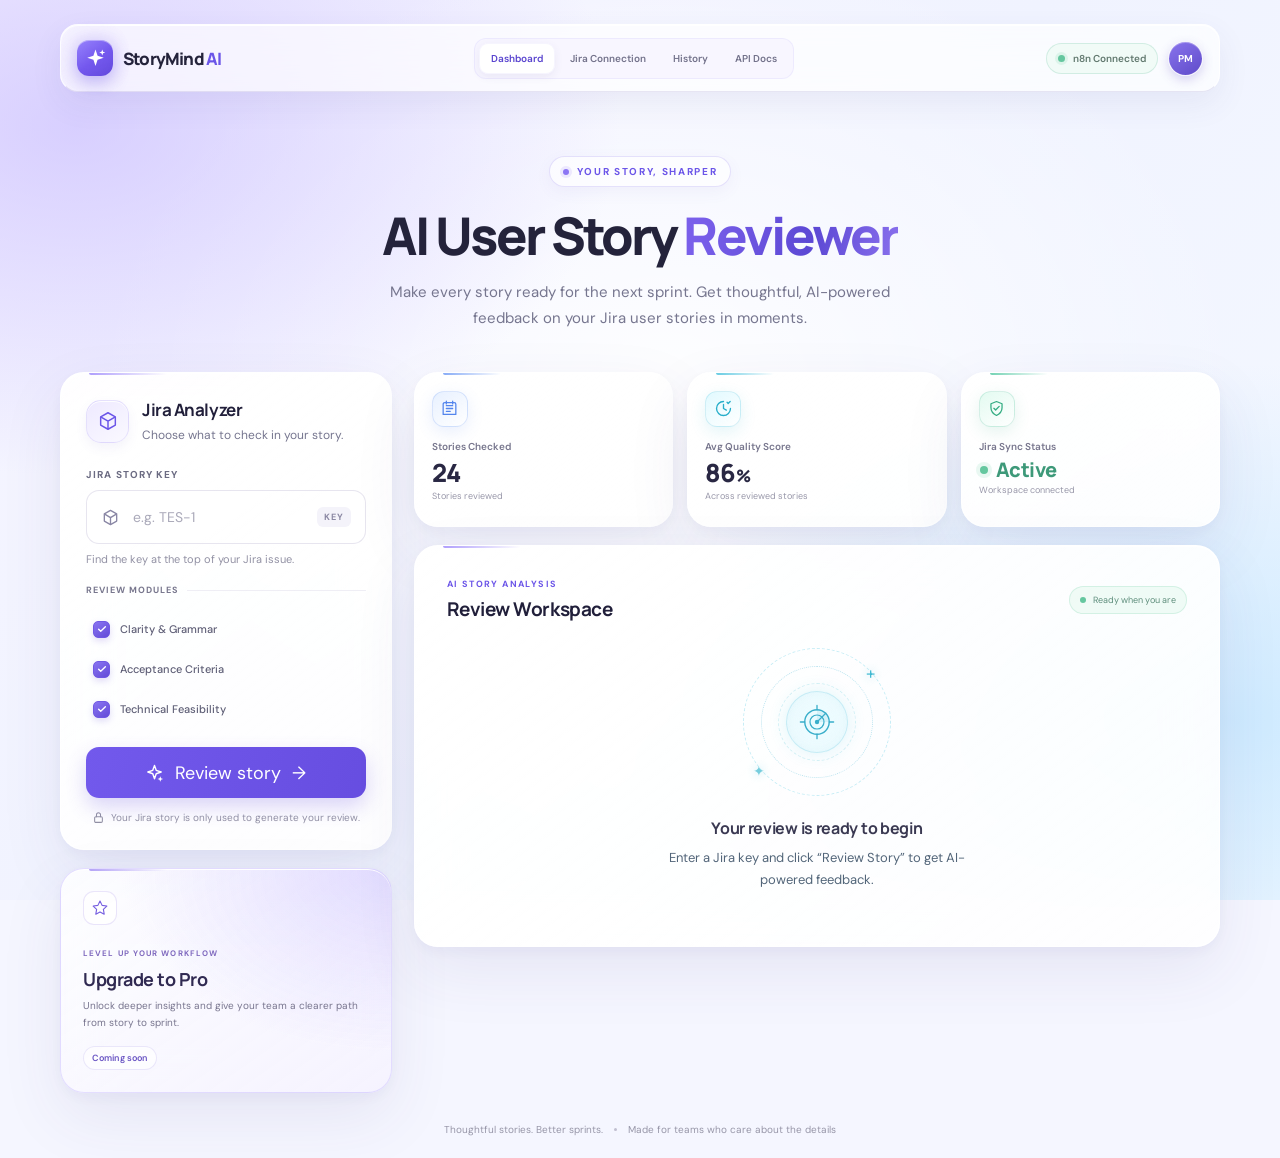
<file: phase-2/week-6/day-1/Custom UI_Implementation_n8n/index.html>
<!doctype html>
<html lang="en">
  <head>
    <meta charset="UTF-8" />
    <meta name="viewport" content="width=device-width, initial-scale=1.0" />
    <meta
      name="description"
      content="Review Jira user stories with the help of artificial intelligence."
    />
    <title>AI User Story Reviewer</title>
    <link rel="stylesheet" href="styles.css" />
  </head>
  <body>
    <main class="page-shell">
      <header class="topbar">
        <a class="brand" href="#page-title" aria-label="StoryMind AI dashboard">
          <span class="brand-mark" aria-hidden="true">
            <svg viewBox="0 0 32 32" fill="none">
              <path
                d="M16 3.5 18.9 12l8.6 3-8.6 2.9-2.9 8.6-2.9-8.6-8.6-2.9 8.6-3L16 3.5Z"
                fill="currentColor"
              />
              <path
                d="m25.4 3.5 1.1 3.1 3.1 1.1-3.1 1.1-1.1 3.1-1.1-3.1-3.1-1.1 3.1-1.1 1.1-3.1Z"
                fill="currentColor"
              />
            </svg>
          </span>
          <span class="brand-name">StoryMind <span>AI</span></span>
        </a>
        <nav class="main-nav" aria-label="Main navigation">
          <a href="#page-title" aria-current="page">Dashboard</a>
          <a href="#">Jira Connection</a>
          <a href="#">History</a>
          <a href="#">API Docs</a>
        </nav>
        <div class="topbar-actions">
          <div class="topbar-note" aria-label="n8n Connected">
            <span class="status-dot" aria-hidden="true"></span>
            <span>n8n Connected</span>
          </div>
          <span class="profile-avatar" aria-label="User profile: PM">PM</span>
        </div>
      </header>

      <section class="intro" aria-labelledby="page-title">
        <p class="eyebrow"><span></span> YOUR STORY, SHARPER</p>
        <h1 id="page-title">AI User Story <span>Reviewer</span></h1>
        <p class="intro-copy">
          Make every story ready for the next sprint. Get thoughtful, AI-powered
          feedback on your Jira user stories in moments.
        </p>
      </section>

      <section class="workspace" aria-label="Story review workspace">
        <aside class="dashboard-sidebar" aria-label="Story review controls">
          <section class="review-card glass-card" aria-labelledby="analyzer-title">
          <div class="card-heading">
            <div class="heading-icon" aria-hidden="true">
              <svg viewBox="0 0 24 24" fill="none">
                <path
                  d="m12 3 8 4.5v9L12 21l-8-4.5v-9L12 3Z"
                  stroke="currentColor"
                  stroke-width="1.6"
                  stroke-linejoin="round"
                />
                <path
                  d="m4.5 7.8 7.5 4.4 7.5-4.4M12 12.2V21"
                  stroke="currentColor"
                  stroke-width="1.6"
                  stroke-linejoin="round"
                />
              </svg>
            </div>
            <div>
              <h2 id="analyzer-title">Jira Analyzer</h2>
              <p>Choose what to check in your story.</p>
            </div>
          </div>

          <form id="review-form" novalidate>
            <label class="field-label" for="story-key">JIRA STORY KEY</label>
            <div class="input-wrap">
              <svg viewBox="0 0 20 20" fill="none" aria-hidden="true">
                <path
                  d="m10 2.5 6.5 3.7v7.6L10 17.5l-6.5-3.7V6.2L10 2.5Z"
                  stroke="currentColor"
                  stroke-width="1.4"
                  stroke-linejoin="round"
                />
                <path
                  d="m3.9 6.5 6.1 3.6 6.1-3.6M10 10.1v7.1"
                  stroke="currentColor"
                  stroke-width="1.4"
                  stroke-linejoin="round"
                />
              </svg>
              <input
                id="story-key"
                name="story-key"
                type="text"
                placeholder="e.g. TES-1"
                autocomplete="off"
                aria-describedby="key-hint"
              />
              <span class="input-trailing">KEY</span>
            </div>
            <p class="field-hint" id="key-hint">
              Find the key at the top of your Jira issue.
            </p>

            <fieldset class="review-modules">
              <legend>REVIEW MODULES</legend>
              <label class="module-option">
                <input type="checkbox" name="modules" value="clarity" checked />
                <span class="custom-check" aria-hidden="true">
                  <svg viewBox="0 0 16 16" fill="none"><path d="m3.5 8.2 2.8 2.7 6.2-6" stroke="currentColor" stroke-width="1.8" stroke-linecap="round" stroke-linejoin="round" /></svg>
                </span>
                <span>Clarity &amp; Grammar</span>
              </label>
              <label class="module-option">
                <input type="checkbox" name="modules" value="acceptance-criteria" checked />
                <span class="custom-check" aria-hidden="true">
                  <svg viewBox="0 0 16 16" fill="none"><path d="m3.5 8.2 2.8 2.7 6.2-6" stroke="currentColor" stroke-width="1.8" stroke-linecap="round" stroke-linejoin="round" /></svg>
                </span>
                <span>Acceptance Criteria</span>
              </label>
              <label class="module-option">
                <input type="checkbox" name="modules" value="technical-feasibility" checked />
                <span class="custom-check" aria-hidden="true">
                  <svg viewBox="0 0 16 16" fill="none"><path d="m3.5 8.2 2.8 2.7 6.2-6" stroke="currentColor" stroke-width="1.8" stroke-linecap="round" stroke-linejoin="round" /></svg>
                </span>
                <span>Technical Feasibility</span>
              </label>
            </fieldset>

            <button class="review-button" type="submit">
              <svg viewBox="0 0 20 20" fill="none" aria-hidden="true">
                <path
                  d="m10 2.5 1.8 5.2 5.2 1.8-5.2 1.8L10 16.5l-1.8-5.2L3 9.5l5.2-1.8L10 2.5Z"
                  stroke="currentColor"
                  stroke-width="1.5"
                  stroke-linejoin="round"
                />
                <path
                  d="m16.1 13.9.8 2.2 2.1.8-2.1.8-.8 2.1-.8-2.1-2.1-.8 2.1-.8.8-2.2Z"
                  fill="currentColor"
                />
              </svg>
              <span class="button-label">Review story</span>
              <span aria-hidden="true">→</span>
            </button>
            <p class="privacy-note">
              <svg viewBox="0 0 16 16" fill="none" aria-hidden="true">
                <rect
                  x="3.25"
                  y="7"
                  width="9.5"
                  height="7"
                  rx="1.5"
                  stroke="currentColor"
                  stroke-width="1.3"
                />
                <path
                  d="M5.5 7V4.75a2.5 2.5 0 0 1 5 0V7"
                  stroke="currentColor"
                  stroke-width="1.3"
                  stroke-linecap="round"
                />
              </svg>
              Your Jira story is only used to generate your review.
            </p>
          </form>
          </section>

          <section class="pro-card glass-card" aria-labelledby="pro-title">
          <div class="pro-icon" aria-hidden="true">
            <svg viewBox="0 0 24 24" fill="none">
              <path d="m12 2.8 2.8 5.7 6.3.9-4.6 4.5 1.1 6.3-5.6-3-5.6 3 1.1-6.3L2.9 9.4l6.3-.9L12 2.8Z" stroke="currentColor" stroke-width="1.5" stroke-linejoin="round" />
            </svg>
          </div>
          <span class="pro-label">LEVEL UP YOUR WORKFLOW</span>
          <h2 id="pro-title">Upgrade to Pro</h2>
          <p>Unlock deeper insights and give your team a clearer path from story to sprint.</p>
          <span class="pro-badge">Coming soon</span>
          </section>
        </aside>

        <div class="dashboard-main">
          <section class="metric-grid" aria-label="Jira review metrics">
          <article class="metric-card glass-card metric-blue">
            <div class="metric-icon" aria-hidden="true">
              <svg viewBox="0 0 24 24" fill="none">
                <path d="M6 4.5h12a2 2 0 0 1 2 2v13H4v-13a2 2 0 0 1 2-2Z" stroke="currentColor" stroke-width="1.6" stroke-linejoin="round" />
                <path d="M8 8.5h8M8 12h8M8 15.5h5M8 2.8v3.4M16 2.8v3.4" stroke="currentColor" stroke-width="1.6" stroke-linecap="round" />
              </svg>
            </div>
            <p class="metric-label">Stories Checked</p>
            <p class="metric-value">24</p>
            <p class="metric-caption">Stories reviewed</p>
          </article>
          <article class="metric-card glass-card metric-cyan">
            <div class="metric-icon" aria-hidden="true">
              <svg viewBox="0 0 24 24" fill="none">
                <path d="M12 3.2a8.8 8.8 0 1 0 8.8 8.8" stroke="currentColor" stroke-width="1.7" stroke-linecap="round" />
                <path d="M12 7v5l3.6 2m.9-9.8 1.4 1.4 2.5-2.5" stroke="currentColor" stroke-width="1.7" stroke-linecap="round" stroke-linejoin="round" />
              </svg>
            </div>
            <p class="metric-label">Avg Quality Score</p>
            <p class="metric-value">86<span>%</span></p>
            <p class="metric-caption">Across reviewed stories</p>
          </article>
          <article class="metric-card glass-card metric-mint">
            <div class="metric-icon" aria-hidden="true">
              <svg viewBox="0 0 24 24" fill="none">
                <path d="M12 3.2 19 6v5.1c0 4.7-2.8 7.7-7 9.7-4.2-2-7-5-7-9.7V6l7-2.8Z" stroke="currentColor" stroke-width="1.6" stroke-linejoin="round" />
                <path d="m8.7 11.8 2.2 2.2 4.5-4.7" stroke="currentColor" stroke-width="1.7" stroke-linecap="round" stroke-linejoin="round" />
              </svg>
            </div>
            <p class="metric-label">Jira Sync Status</p>
            <p class="metric-value metric-status"><span class="status-dot" aria-hidden="true"></span>Active</p>
            <p class="metric-caption">Workspace connected</p>
          </article>
          </section>

          <section class="result-card glass-card" aria-labelledby="result-title">
            <div class="workspace-scan" aria-hidden="true">
              <span></span>
            </div>
            <div class="result-heading">
              <div>
                <p class="section-kicker">AI STORY ANALYSIS</p>
                <h2 id="result-title">Review Workspace</h2>
              </div>
              <span class="result-badge">
                <span class="status-dot" aria-hidden="true"></span>
                <span id="result-state">Ready when you are</span>
              </span>
            </div>

            <div class="empty-state" aria-live="polite" aria-atomic="true">
              <div class="review-loader" id="review-loader" hidden aria-hidden="true">
                <span class="loader-orbit">
                  <span class="loader-core"></span>
                </span>
                <span class="loader-caption" id="analysis-status" aria-live="polite">Reading story key...</span>
                <span class="loading-dots"><i></i><i></i><i></i></span>
                <span class="analysis-ticker" aria-hidden="true">AI ANALYSIS IN PROGRESS</span>
              </div>
              <div class="empty-illustration" id="empty-illustration" aria-hidden="true">
                <span class="cyber-ring cyber-ring-outer"></span>
                <span class="cyber-ring cyber-ring-middle"></span>
                <span class="cyber-ring cyber-ring-inner"></span>
                <span class="radar-icon">
                  <svg viewBox="0 0 48 48" fill="none">
                    <circle cx="24" cy="24" r="14" stroke="currentColor" stroke-width="1.6" />
                    <circle cx="24" cy="24" r="8" stroke="currentColor" stroke-width="1.4" />
                    <circle cx="24" cy="24" r="2.5" fill="currentColor" />
                    <path d="M24 24 34 14M24 5v5M43 24h-5M24 43v-5M5 24h5" stroke="currentColor" stroke-width="1.5" stroke-linecap="round" />
                    <path d="M24 24V10a14 14 0 0 1 14 14H24Z" fill="currentColor" fill-opacity=".12" />
                  </svg>
                </span>
                <span class="radar-spark radar-spark-one">+</span>
                <span class="radar-spark radar-spark-two">✦</span>
              </div>
              <h3 id="review-status-title">Your review is ready to begin</h3>
              <div class="result-note" id="result-note" hidden>
                <svg viewBox="0 0 18 18" fill="none" aria-hidden="true">
                  <circle cx="9" cy="9" r="7" stroke="currentColor" stroke-width="1.5" />
                  <path
                    d="m5.8 9.1 2.1 2.1 4.4-4.5"
                    stroke="currentColor"
                    stroke-width="1.5"
                    stroke-linecap="round"
                    stroke-linejoin="round"
                  />
                </svg>
                <span>Analysis Complete</span>
              </div>
              <div id="review-output" aria-live="polite">
                Enter a Jira key and click “Review Story” to get AI-powered feedback.
              </div>
            </div>
          </section>
        </div>
      </section>

      <footer class="page-footer">
        <span>Thoughtful stories. Better sprints.</span>
        <span class="footer-divider" aria-hidden="true"></span>
        <span>Made for teams who care about the details</span>
      </footer>
    </main>
    <script src="app.js" defer></script>
  </body>
</html>
</file>
<file: phase-2/week-6/day-1/Custom UI_Implementation_n8n/styles.css>
@import url("https://fonts.googleapis.com/css2?family=DM+Sans:wght@400;500;600;700&family=Manrope:wght@400;500;600;700;800&display=swap");

:root {
  color-scheme: light;
  font-family: "DM Sans", sans-serif;
  color: #24233b;
  background: #f5f6ff;
  font-synthesis: none;
  text-rendering: optimizeLegibility;
  -webkit-font-smoothing: antialiased;
  -moz-osx-font-smoothing: grayscale;
  font-optical-sizing: auto;
  font-weight: 400;
  --ink: #211f3a;
  --muted: #76768f;
  --purple: #6b55e8;
  --purple-dark: #5842d0;
  --line: rgba(99, 91, 157, 0.13);
  --mint: #72d6bd;
}

* {
  box-sizing: border-box;
}

body {
  position: relative;
  min-width: 320px;
  min-height: 100vh;
  margin: 0;
  background:
    radial-gradient(ellipse at 6% 14%, rgba(191, 176, 255, 0.55), transparent 32%),
    radial-gradient(ellipse at 96% 80%, rgba(178, 224, 255, 0.58), transparent 35%),
    radial-gradient(ellipse at 52% 43%, rgba(255, 255, 255, 0.9), transparent 62%),
    linear-gradient(135deg, #f7f5ff 0%, #f0f3ff 48%, #f5f9ff 100%);
  background-attachment: fixed;
}

body::before {
  position: fixed;
  z-index: -1;
  inset: 0;
  background-image: radial-gradient(rgba(99, 91, 157, 0.13) 0.65px, transparent 0.65px);
  background-size: 19px 19px;
  content: "";
  opacity: 0.24;
  pointer-events: none;
}

button,
input {
  font: inherit;
}

.page-shell {
  width: min(1160px, calc(100% - 64px));
  min-height: 100vh;
  margin: 0 auto;
  padding: 24px 0 22px;
  display: flex;
  flex-direction: column;
}

.topbar {
  position: sticky;
  top: 12px;
  z-index: 10;
  min-height: 68px;
  display: flex;
  align-items: center;
  justify-content: space-between;
  gap: 16px;
  padding: 10px 16px;
  border: 1px solid rgba(255, 255, 255, 0.8);
  border-bottom-color: rgba(118, 107, 181, 0.16);
  border-radius: 18px;
  background: rgba(255, 255, 255, 0.68);
  box-shadow:
    0 12px 32px rgba(72, 68, 128, 0.075),
    inset 0 1px 0 rgba(255, 255, 255, 0.94);
  backdrop-filter: blur(22px) saturate(1.35);
  -webkit-backdrop-filter: blur(22px) saturate(1.35);
}

.brand {
  display: inline-flex;
  align-items: center;
  gap: 10px;
  color: inherit;
  text-decoration: none;
}

.brand-mark {
  position: relative;
  isolation: isolate;
  width: 36px;
  height: 36px;
  display: grid;
  place-items: center;
  overflow: visible;
  border-radius: 12px;
  color: #fff;
  background: linear-gradient(145deg, #9b87ff 0%, #7155ed 54%, #5f45d9 100%);
  box-shadow:
    0 7px 17px rgba(104, 79, 226, 0.29),
    inset 0 1px 0 rgba(255, 255, 255, 0.42);
  animation: logo-float 5s ease-in-out infinite;
}

.brand-mark::before {
  position: absolute;
  z-index: -1;
  inset: -5px;
  border-radius: 15px;
  background: rgba(130, 106, 238, 0.2);
  content: "";
  filter: blur(8px);
  opacity: 0.8;
  animation: logo-glow 3.2s ease-in-out infinite;
}

.brand-mark svg {
  width: 23px;
  height: 23px;
  animation: logo-sparkle 5s ease-in-out infinite;
}

.brand-name {
  font-family: "Manrope", sans-serif;
  font-size: 17px;
  font-weight: 800;
  letter-spacing: -0.8px;
  white-space: nowrap;
}

.brand-name span {
  color: var(--purple);
}

.main-nav {
  display: flex;
  align-items: center;
  justify-content: center;
  gap: 3px;
  padding: 4px;
  border: 1px solid rgba(107, 85, 232, 0.07);
  border-radius: 12px;
  background: rgba(244, 242, 255, 0.58);
}

.main-nav a {
  padding: 9px 12px;
  border-radius: 9px;
  color: #73728b;
  text-decoration: none;
  font-size: 10px;
  font-weight: 600;
  white-space: nowrap;
  transition:
    color 160ms ease,
    background 160ms ease,
    box-shadow 160ms ease,
    transform 160ms ease;
}

.main-nav a:hover {
  color: #5742c7;
  background: rgba(255, 255, 255, 0.92);
  box-shadow: 0 3px 9px rgba(78, 70, 145, 0.08);
  transform: translateY(-1px);
}

.main-nav a[aria-current="page"] {
  color: #5944cf;
  background: rgba(255, 255, 255, 0.93);
  box-shadow:
    0 3px 9px rgba(78, 70, 145, 0.08),
    inset 0 0 0 1px rgba(107, 85, 232, 0.06);
}

.main-nav a:focus-visible {
  outline: 2px solid rgba(107, 85, 232, 0.45);
  outline-offset: 2px;
}

.topbar-actions {
  display: flex;
  align-items: center;
  gap: 10px;
}

.topbar-note {
  display: inline-flex;
  align-items: center;
  gap: 8px;
  padding: 8px 11px;
  border: 1px solid rgba(103, 191, 160, 0.23);
  border-radius: 999px;
  color: #62796f;
  background: rgba(239, 251, 246, 0.84);
  font-size: 10px;
  font-weight: 600;
  white-space: nowrap;
}

.topbar-note .status-dot {
  animation: connection-pulse 1.8s ease-in-out infinite;
}

.profile-avatar {
  width: 35px;
  height: 35px;
  flex: 0 0 35px;
  display: grid;
  place-items: center;
  border: 1px solid rgba(255, 255, 255, 0.92);
  border-radius: 50%;
  color: #fff;
  background: linear-gradient(145deg, #8974ed, #5f4bc9);
  box-shadow:
    0 4px 11px rgba(91, 73, 193, 0.23),
    inset 0 1px 0 rgba(255, 255, 255, 0.3);
  font-size: 10px;
  font-weight: 700;
  letter-spacing: 0.2px;
}

.status-dot {
  width: 7px;
  height: 7px;
  flex: 0 0 7px;
  border-radius: 50%;
  background: #65c79f;
  box-shadow: 0 0 0 3px rgba(107, 201, 162, 0.15);
}

.intro {
  position: relative;
  width: 100%;
  max-width: 720px;
  margin: 64px auto 40px;
  text-align: center;
}

.eyebrow,
.section-kicker {
  margin: 0;
  color: var(--purple);
  font-size: 10px;
  font-weight: 700;
  letter-spacing: 1.65px;
}

.eyebrow {
  display: inline-flex;
  align-items: center;
  gap: 8px;
  padding: 8px 13px;
  border: 1px solid rgba(107, 85, 232, 0.17);
  border-radius: 999px;
  background: rgba(255, 255, 255, 0.66);
  box-shadow: 0 5px 16px rgba(103, 85, 184, 0.06);
}

.eyebrow span {
  width: 6px;
  height: 6px;
  border-radius: 50%;
  background: #8c75f4;
  box-shadow: 0 0 0 3px rgba(140, 117, 244, 0.14);
}

h1,
h2,
h3,
p {
  margin-top: 0;
}

h1,
h2,
h3 {
  font-family: "Manrope", sans-serif;
}

h1 {
  margin: 20px 0 14px;
  font-size: clamp(36px, 5vw, 52px);
  font-weight: 800;
  letter-spacing: -2.7px;
  line-height: 1.12;
}

h1 span {
  color: transparent;
  background: linear-gradient(100deg, #795fea 8%, #5c48d4 60%, #8a71ed 100%);
  background-clip: text;
  -webkit-background-clip: text;
}

.intro-copy {
  max-width: 560px;
  margin: 0 auto;
  color: var(--muted);
  font-size: 15px;
  line-height: 1.75;
}

.workspace {
  display: grid;
  grid-template-columns: minmax(270px, 0.74fr) minmax(0, 1.8fr);
  gap: 22px;
  align-items: start;
}

.dashboard-sidebar,
.dashboard-main {
  min-width: 0;
  display: grid;
  gap: 18px;
}

.dashboard-sidebar {
  align-content: start;
}

.dashboard-main {
  gap: 18px;
}

.metric-grid {
  display: grid;
  grid-template-columns: repeat(3, minmax(0, 1fr));
  gap: 14px;
}

.glass-card {
  position: relative;
  overflow: hidden;
  border: 1px solid rgba(255, 255, 255, 0.91);
  border-radius: 24px;
  background:
    linear-gradient(145deg, rgba(255, 255, 255, 0.84), rgba(255, 255, 255, 0.59)),
    rgba(255, 255, 255, 0.73);
  box-shadow:
    0 24px 64px rgba(66, 62, 123, 0.085),
    0 5px 16px rgba(72, 68, 128, 0.045),
    inset 0 1px 0 rgba(255, 255, 255, 0.98);
  backdrop-filter: blur(24px);
  transition:
    box-shadow 180ms ease,
    transform 180ms ease,
    border-color 180ms ease;
}

.glass-card::before {
  position: absolute;
  top: 0;
  left: 28px;
  width: 78px;
  height: 2px;
  border-radius: 0 0 4px 4px;
  background: linear-gradient(90deg, #9b86fb, rgba(155, 134, 251, 0));
  content: "";
  opacity: 0.8;
}

.glass-card:hover {
  border-color: rgba(255, 255, 255, 1);
  box-shadow:
    0 29px 72px rgba(66, 62, 123, 0.115),
    0 7px 18px rgba(72, 68, 128, 0.05),
    inset 0 1px 0 rgba(255, 255, 255, 1);
  transform: translateY(-3px);
}

.review-card {
  padding: 25px;
}

.card-heading {
  display: flex;
  align-items: center;
  gap: 13px;
  margin-bottom: 24px;
}

.heading-icon {
  width: 43px;
  height: 43px;
  flex: 0 0 43px;
  display: grid;
  place-items: center;
  border: 1px solid rgba(107, 85, 232, 0.13);
  border-radius: 15px;
  color: var(--purple);
  background: linear-gradient(145deg, #eee9ff, #faf9ff);
  box-shadow:
    0 5px 12px rgba(101, 82, 191, 0.07),
    inset 0 1px 0 rgba(255, 255, 255, 0.92);
  transition:
    transform 180ms ease,
    box-shadow 180ms ease;
}

.review-card:hover .heading-icon {
  box-shadow: 0 8px 17px rgba(101, 82, 191, 0.13);
  transform: translateY(-2px) rotate(-3deg);
}

.heading-icon svg {
  width: 22px;
  height: 22px;
}

.card-heading h2,
.result-heading h2 {
  margin: 0;
  color: var(--ink);
  font-size: 17px;
  font-weight: 700;
  letter-spacing: -0.45px;
}

.card-heading p {
  margin: 5px 0 0;
  color: var(--muted);
  font-size: 12px;
  line-height: 1.55;
}

.field-label {
  display: block;
  margin-bottom: 9px;
  color: #6b6b82;
  font-size: 10px;
  font-weight: 700;
  letter-spacing: 1.1px;
}

.input-wrap {
  height: 54px;
  display: flex;
  align-items: center;
  gap: 11px;
  padding: 0 14px;
  border: 1px solid rgba(105, 97, 157, 0.16);
  border-radius: 13px;
  background: rgba(255, 255, 255, 0.74);
  transition:
    border-color 160ms ease,
    box-shadow 160ms ease,
    background 160ms ease,
    transform 160ms ease;
}

.input-wrap:focus-within {
  border-color: rgba(107, 85, 232, 0.62);
  background: #fff;
  box-shadow: 0 0 0 4px rgba(107, 85, 232, 0.1);
  transform: translateY(-1px);
}

.input-wrap > svg {
  width: 19px;
  height: 19px;
  flex: 0 0 19px;
  color: #8a87a5;
}

.input-wrap input {
  width: 100%;
  min-width: 0;
  border: 0;
  outline: 0;
  color: var(--ink);
  background: transparent;
  font-size: 14px;
  font-weight: 600;
}

.input-wrap input::placeholder {
  color: #aaa9b9;
  font-weight: 400;
}

.input-trailing {
  padding: 4px 7px;
  border-radius: 6px;
  color: #8b88a3;
  background: #f4f3fa;
  font-size: 9px;
  font-weight: 700;
  letter-spacing: 0.7px;
}

.field-hint {
  margin: 8px 0 18px;
  color: #9291a4;
  font-size: 11px;
}

.field-hint.is-error {
  color: #b5485c;
}

.input-wrap.is-error {
  border-color: rgba(181, 72, 92, 0.62);
  box-shadow: 0 0 0 3px rgba(181, 72, 92, 0.09);
}

.input-wrap.is-disabled {
  border-color: rgba(107, 85, 232, 0.14);
  background: rgba(246, 245, 251, 0.84);
  cursor: wait;
  opacity: 0.76;
}

.input-wrap.is-disabled input {
  cursor: wait;
}

.review-card.is-shaking {
  animation: workspace-shake 420ms ease-out;
}

.review-modules {
  min-width: 0;
  display: grid;
  gap: 4px;
  margin: 0 0 20px;
  padding: 15px 0 0;
  border: 0;
  border-top: 1px solid rgba(99, 91, 157, 0.1);
}

.review-modules legend {
  padding: 0 8px 0 0;
  color: #77768d;
  font-size: 9px;
  font-weight: 700;
  letter-spacing: 1px;
}

.module-option {
  position: relative;
  min-height: 36px;
  display: flex;
  align-items: center;
  gap: 10px;
  padding: 5px 7px;
  border-radius: 9px;
  color: #5e5e76;
  cursor: pointer;
  font-size: 11px;
  font-weight: 500;
  transition:
    background 150ms ease,
    color 150ms ease;
}

.module-option:hover {
  color: #4e43a0;
  background: rgba(107, 85, 232, 0.045);
}

.module-option input {
  position: absolute;
  width: 1px;
  height: 1px;
  overflow: hidden;
  clip: rect(0, 0, 0, 0);
  white-space: nowrap;
  clip-path: inset(50%);
}

.custom-check {
  width: 17px;
  height: 17px;
  flex: 0 0 17px;
  display: grid;
  place-items: center;
  border: 1px solid rgba(109, 102, 153, 0.24);
  border-radius: 5px;
  color: #fff;
  background: rgba(255, 255, 255, 0.78);
  transition:
    background 150ms ease,
    border-color 150ms ease,
    box-shadow 150ms ease;
}

.custom-check svg {
  width: 12px;
  height: 12px;
  opacity: 0;
  transform: scale(0.7);
  transition:
    opacity 150ms ease,
    transform 150ms ease;
}

.module-option input:checked + .custom-check {
  border-color: #7058e4;
  background: linear-gradient(145deg, #8974f1, #634bd8);
  box-shadow: 0 3px 7px rgba(99, 75, 216, 0.2);
}

.module-option input:checked + .custom-check svg {
  opacity: 1;
  transform: scale(1);
}

.module-option input:focus-visible + .custom-check {
  outline: 3px solid rgba(107, 85, 232, 0.2);
  outline-offset: 2px;
}

.review-button {
  position: relative;
  overflow: hidden;
  width: 100%;
  min-height: 51px;
  display: flex;
  align-items: center;
  justify-content: center;
  gap: 9px;
  border: 0;
  border-radius: 13px;
  color: #fff;
  background: linear-gradient(105deg, #7259ec 0%, #6148db 100%);
  box-shadow: 0 9px 20px rgba(103, 78, 223, 0.24);
  cursor: pointer;
  font-size: 13px;
  font-weight: 700;
  transition:
    box-shadow 160ms ease,
    transform 160ms ease,
    filter 160ms ease,
    background-position 220ms ease;
  background-size: 150% 100%;
  background-position: 0 0;
}

.review-button::before {
  position: absolute;
  inset: 0;
  background: linear-gradient(
    110deg,
    transparent 20%,
    rgba(255, 255, 255, 0.22) 48%,
    transparent 76%
  );
  content: "";
  transform: translateX(-120%);
  transition: transform 550ms ease;
}

.review-button > * {
  position: relative;
  z-index: 1;
}

.review-button:hover::before {
  transform: translateX(120%);
}

.review-button:hover {
  filter: saturate(1.12) brightness(1.04);
  box-shadow: 0 12px 25px rgba(103, 78, 223, 0.31);
  transform: translateY(-2px);
  background-position: 100% 0;
}

.review-button:active {
  transform: translateY(0);
}

.review-button:disabled {
  cursor: wait;
  filter: saturate(0.82);
  transform: none;
}

.review-button:focus-visible {
  outline: 3px solid rgba(107, 85, 232, 0.28);
  outline-offset: 3px;
}

.review-button svg {
  width: 19px;
  height: 19px;
}

.review-button > span {
  margin-left: 2px;
  font-size: 18px;
  font-weight: 400;
  line-height: 1;
}

.privacy-note {
  display: flex;
  align-items: center;
  justify-content: center;
  gap: 6px;
  margin: 13px 0 0;
  color: #9291a4;
  font-size: 10px;
}

.privacy-note svg {
  width: 13px;
  height: 13px;
  flex: 0 0 13px;
}

.result-card {
  isolation: isolate;
  min-height: 370px;
  padding: 32px;
  display: flex;
  flex-direction: column;
}

.result-card > :not(.workspace-scan) {
  position: relative;
  z-index: 1;
}

.workspace-scan {
  position: absolute;
  z-index: 0;
  inset: 58px 0 0;
  overflow: hidden;
  opacity: 0;
  pointer-events: none;
  transition: opacity 250ms ease;
}

.workspace-scan span {
  position: absolute;
  top: -2px;
  left: 0;
  width: 100%;
  height: 2px;
  background: linear-gradient(
    90deg,
    transparent,
    rgba(52, 220, 244, 0.26) 15%,
    rgba(52, 220, 244, 0.93) 50%,
    rgba(52, 220, 244, 0.26) 85%,
    transparent
  );
  box-shadow:
    0 0 11px rgba(32, 215, 241, 0.78),
    0 0 30px rgba(32, 215, 241, 0.38),
    0 13px 26px rgba(32, 215, 241, 0.13);
  opacity: 0;
}

.result-card[data-state="loading"] .workspace-scan {
  opacity: 1;
}

.result-card[data-state="loading"] .workspace-scan span {
  animation: laser-scan 2.8s ease-in-out infinite;
}

.result-card[data-state="loading"] .empty-state {
  animation: scan-content-glow 2.8s ease-in-out infinite;
}

.result-card[data-state="error"] {
  animation: workspace-shake 420ms ease-out;
}

.metric-card {
  min-width: 0;
  min-height: 155px;
  padding: 18px 17px;
  transition:
    box-shadow 180ms ease,
    transform 180ms ease,
    border-color 180ms ease;
}

.metric-card::before {
  width: 58px;
  opacity: 0.75;
}

.metric-blue::before {
  background: linear-gradient(90deg, #5f8ff3, rgba(95, 143, 243, 0));
}

.metric-cyan::before {
  background: linear-gradient(90deg, #36bad9, rgba(54, 186, 217, 0));
}

.metric-mint::before {
  background: linear-gradient(90deg, #45c39b, rgba(69, 195, 155, 0));
}

.metric-icon {
  width: 36px;
  height: 36px;
  display: grid;
  place-items: center;
  margin-bottom: 13px;
  border: 1px solid currentColor;
  border-radius: 12px;
  background: rgba(255, 255, 255, 0.57);
  box-shadow: 0 5px 15px currentColor;
}

.metric-icon svg {
  width: 19px;
  height: 19px;
}

.metric-blue .metric-icon {
  color: #5385ed;
  border-color: rgba(83, 133, 237, 0.19);
  background: linear-gradient(145deg, rgba(229, 239, 255, 0.9), rgba(255, 255, 255, 0.62));
  box-shadow: 0 5px 16px rgba(83, 133, 237, 0.13);
}

.metric-cyan .metric-icon {
  color: #27aeca;
  border-color: rgba(39, 174, 202, 0.18);
  background: linear-gradient(145deg, rgba(222, 249, 255, 0.9), rgba(255, 255, 255, 0.62));
  box-shadow: 0 5px 16px rgba(39, 174, 202, 0.13);
}

.metric-mint .metric-icon {
  color: #35ad83;
  border-color: rgba(53, 173, 131, 0.18);
  background: linear-gradient(145deg, rgba(224, 250, 239, 0.9), rgba(255, 255, 255, 0.62));
  box-shadow: 0 5px 16px rgba(53, 173, 131, 0.13);
}

.metric-label,
.metric-caption {
  margin: 0;
  overflow-wrap: anywhere;
}

.metric-label {
  color: #77768d;
  font-size: 10px;
  font-weight: 600;
  line-height: 1.4;
}

.metric-value {
  margin: 5px 0 3px;
  color: #292743;
  font-family: "Manrope", sans-serif;
  font-size: 25px;
  font-weight: 800;
  letter-spacing: -1px;
  line-height: 1.12;
}

.metric-value > span {
  margin-left: 1px;
  font-size: 17px;
}

.metric-caption {
  color: #9897a9;
  font-size: 9px;
  line-height: 1.45;
}

.metric-value.metric-status {
  display: flex;
  align-items: center;
  gap: 8px;
  color: #3d9979;
  font-size: 20px;
  letter-spacing: -0.5px;
}

.metric-status .status-dot {
  width: 8px;
  height: 8px;
  flex-basis: 8px;
  box-shadow: 0 0 0 4px rgba(107, 201, 162, 0.14);
}

.pro-card {
  padding: 22px;
  border-color: rgba(218, 210, 255, 0.72);
  background:
    radial-gradient(ellipse at 100% 0%, rgba(198, 185, 255, 0.45), transparent 58%),
    linear-gradient(145deg, rgba(255, 255, 255, 0.84), rgba(245, 242, 255, 0.75));
}

.pro-card::before {
  background: linear-gradient(90deg, #a18cf4, rgba(161, 140, 244, 0));
}

.pro-icon {
  width: 34px;
  height: 34px;
  display: grid;
  place-items: center;
  margin-bottom: 15px;
  border: 1px solid rgba(128, 103, 226, 0.17);
  border-radius: 11px;
  color: #765fe0;
  background: rgba(255, 255, 255, 0.67);
}

.pro-icon svg {
  width: 18px;
  height: 18px;
}

.pro-label {
  color: #806bbf;
  font-size: 8px;
  font-weight: 700;
  letter-spacing: 1.1px;
}

.pro-card h2 {
  margin: 6px 0 7px;
  color: #302a52;
  font-size: 18px;
  letter-spacing: -0.5px;
}

.pro-card p {
  margin: 0 0 14px;
  color: #77748e;
  font-size: 10px;
  line-height: 1.65;
}

.pro-badge {
  display: inline-flex;
  padding: 5px 8px;
  border: 1px solid rgba(124, 101, 218, 0.15);
  border-radius: 999px;
  color: #6a55c4;
  background: rgba(255, 255, 255, 0.58);
  font-size: 9px;
  font-weight: 600;
}

.result-heading {
  display: flex;
  align-items: center;
  justify-content: space-between;
  gap: 12px;
}

.section-kicker {
  margin-bottom: 6px;
  font-size: 9px;
  letter-spacing: 1.4px;
}

.result-heading h2 {
  font-size: 19px;
}

.result-badge {
  display: inline-flex;
  align-items: center;
  gap: 7px;
  padding: 7px 10px;
  border: 1px solid rgba(107, 201, 162, 0.21);
  border-radius: 999px;
  color: #5e8e7c;
  background: rgba(235, 250, 243, 0.72);
  font-size: 9px;
  white-space: nowrap;
  transition:
    color 180ms ease,
    border-color 180ms ease,
    background 180ms ease;
}

.result-badge .status-dot {
  width: 6px;
  height: 6px;
  flex-basis: 6px;
  box-shadow: none;
}

.result-card[data-state="loading"] .result-badge {
  border-color: rgba(107, 85, 232, 0.18);
  color: #6956c9;
  background: rgba(243, 240, 255, 0.82);
}

.result-card[data-state="loading"] .status-dot {
  background: #806be8;
  animation: status-pulse 1.4s ease-in-out infinite;
}

.result-card[data-state="success"] .result-badge {
  border-color: rgba(107, 201, 162, 0.27);
  color: #43856b;
  background: rgba(229, 249, 239, 0.84);
  animation: completion-badge-enter 520ms cubic-bezier(0.2, 0.8, 0.2, 1) both;
}

.result-card[data-state="error"] .result-badge {
  border-color: rgba(201, 112, 124, 0.24);
  color: #a35362;
  background: rgba(255, 239, 242, 0.86);
}

.result-card[data-state="error"] .status-dot {
  background: #d47785;
  box-shadow: none;
}

.empty-state {
  max-width: 300px;
  margin: auto;
  padding: 22px 0;
  text-align: center;
}

.result-card[data-state="success"] .empty-state {
  width: 100%;
  max-width: none;
  margin: 22px 0 0;
  padding: 0;
  text-align: left;
}

.review-loader[hidden],
.result-note[hidden] {
  display: none;
}

.review-loader {
  min-height: 180px;
  margin-bottom: 16px;
  display: flex;
  flex-direction: column;
  align-items: center;
  justify-content: center;
  gap: 7px;
  animation: result-enter 300ms ease both;
}

.loader-orbit {
  position: relative;
  width: 58px;
  height: 58px;
  display: grid;
  place-items: center;
  border: 2px solid rgba(107, 85, 232, 0.12);
  border-top-color: #765fe7;
  border-right-color: #a293f1;
  border-radius: 50%;
  animation: loader-spin 1.05s linear infinite;
}

.loader-orbit::before,
.loader-orbit::after {
  position: absolute;
  border: 1px solid rgba(107, 85, 232, 0.12);
  border-radius: 50%;
  content: "";
}

.loader-orbit::before {
  inset: 6px;
}

.loader-orbit::after {
  inset: -7px;
  border-style: dashed;
  opacity: 0.6;
}

.loader-core {
  width: 13px;
  height: 13px;
  border-radius: 50%;
  background: linear-gradient(145deg, #a18cf4, #6650dc);
  box-shadow: 0 0 18px rgba(107, 85, 232, 0.38);
  animation: core-pulse 1.2s ease-in-out infinite alternate;
}

.loader-caption {
  color: #7d72b3;
  font-size: 10px;
  font-weight: 600;
  letter-spacing: 0.45px;
}

.loading-dots {
  display: flex;
  gap: 4px;
}

.loading-dots i {
  width: 4px;
  height: 4px;
  border-radius: 50%;
  background: #8d7ce2;
  animation: dot-bounce 900ms ease-in-out infinite;
}

.loading-dots i:nth-child(2) {
  animation-delay: 120ms;
}

.loading-dots i:nth-child(3) {
  animation-delay: 240ms;
}

.analysis-ticker {
  width: fit-content;
  margin-top: 5px;
  padding: 5px 9px;
  border: 1px solid rgba(47, 194, 215, 0.14);
  border-radius: 999px;
  color: #668b98;
  background: rgba(232, 250, 252, 0.62);
  font-size: 9px;
  font-weight: 600;
  letter-spacing: 0.8px;
  text-transform: uppercase;
}

.loader-caption.is-changing {
  animation: ticker-message 240ms ease both;
}

.empty-illustration {
  position: relative;
  width: 156px;
  height: 156px;
  margin: 0 auto 17px;
  display: grid;
  place-items: center;
}

.empty-illustration[hidden] {
  display: none;
}

.cyber-ring {
  position: absolute;
  border: 1px dashed rgba(36, 185, 218, 0.3);
  border-radius: 50%;
}

.cyber-ring-outer {
  width: 148px;
  height: 148px;
  border-color: rgba(36, 185, 218, 0.25);
  animation: radar-spin 22s linear infinite;
}

.cyber-ring-middle {
  width: 112px;
  height: 112px;
  border-style: dotted;
  border-color: rgba(58, 174, 209, 0.33);
  animation: radar-spin 15s linear infinite reverse;
}

.cyber-ring-inner {
  width: 78px;
  height: 78px;
  border-color: rgba(74, 190, 213, 0.22);
  animation: radar-spin 19s linear infinite;
}

.radar-icon {
  width: 62px;
  height: 62px;
  display: grid;
  place-items: center;
  border: 1px solid rgba(55, 184, 211, 0.24);
  border-radius: 50%;
  color: #39aeca;
  background: radial-gradient(circle, rgba(229, 251, 255, 0.92), rgba(241, 250, 255, 0.66));
  box-shadow:
    0 0 18px rgba(54, 193, 218, 0.16),
    inset 0 0 14px rgba(54, 193, 218, 0.1);
  animation: radar-pulse 2.4s ease-in-out infinite;
}

.radar-icon svg {
  width: 42px;
  height: 42px;
}

.radar-spark {
  position: absolute;
  color: #3eb8d1;
  text-shadow: 0 0 10px rgba(57, 190, 214, 0.47);
}

.radar-spark-one {
  top: 18px;
  right: 20px;
  font-size: 17px;
}

.radar-spark-two {
  bottom: 20px;
  left: 14px;
  color: #76cddd;
  font-size: 14px;
}

.empty-state h3 {
  margin: 0 0 8px;
  color: #3a3952;
  font-size: 16px;
  font-weight: 700;
  letter-spacing: -0.3px;
}

.result-card[data-state="idle"] .empty-state h3 {
  color: #33475b;
}

.result-card[data-state="success"] .empty-state h3 {
  color: #3e8068;
}

.result-card[data-state="error"] .empty-state h3 {
  color: #a35362;
}

.result-note {
  width: fit-content;
  display: inline-flex;
  align-items: center;
  gap: 6px;
  margin: 0 auto 11px;
  padding: 6px 9px;
  border: 1px solid rgba(107, 201, 162, 0.22);
  border-radius: 999px;
  color: #4b8a70;
  background: rgba(232, 249, 240, 0.8);
  font-size: 10px;
  font-weight: 600;
  animation: result-enter 300ms ease both;
}

.result-card[data-state="success"] .result-note {
  margin-left: 0;
}

.result-note svg {
  width: 14px;
  height: 14px;
  flex: 0 0 14px;
}

.empty-state p {
  max-width: 360px;
  margin: 0 auto;
  color: #88879d;
  font-size: 12px;
  line-height: 1.7;
}

.empty-state #review-output {
  color: #526579;
  font-size: 13px;
  line-height: 1.75;
}

.result-card[data-state="idle"] .empty-state p {
  max-width: 340px;
  color: #718397;
}

.empty-state #review-output.has-review {
  max-height: 390px;
  overflow-y: auto;
  overflow-wrap: anywhere;
  text-align: left;
  padding: 2px 8px 8px 0;
  animation: report-fade-in 550ms ease both;
}

.markdown-review h3,
.markdown-review h4,
#review-output h3,
#review-output h4 {
  margin: 18px 0 8px;
  background: linear-gradient(95deg, #168fae 0%, #397bd0 52%, #7064d8 100%);
  background-clip: text;
  -webkit-background-clip: text;
  color: transparent;
  font-size: 15px;
  font-weight: 750;
  line-height: 1.4;
  letter-spacing: -0.25px;
  filter: drop-shadow(0 2px 6px rgba(39, 174, 202, 0.16));
}

#review-output h3:first-child,
#review-output h4:first-child {
  margin-top: 0;
}

#review-output p {
  max-width: none;
  margin: 0 0 11px;
  color: inherit;
  font-size: inherit;
  line-height: inherit;
}

#review-output strong {
  color: #33475e;
  font-weight: 700;
}

#review-output .markdown-list {
  display: grid;
  gap: 7px;
  margin: 0 0 13px;
  padding-left: 22px;
  color: #526579;
}

#review-output .markdown-list li {
  padding-left: 3px;
}

#review-output .markdown-list li::marker {
  color: #27aeca;
}

#review-output .markdown-inline-code {
  padding: 2px 5px;
  border: 1px solid rgba(43, 184, 207, 0.2);
  border-radius: 5px;
  color: #087c99;
  background: rgba(225, 249, 252, 0.8);
  font-family: "SFMono-Regular", Consolas, "Liberation Mono", monospace;
  font-size: 0.9em;
}

.markdown-code-block {
  margin: 12px 0 16px;
  overflow: hidden;
  border: 1px solid rgba(64, 203, 224, 0.22);
  border-radius: 12px;
  background: linear-gradient(145deg, #142333, #101b29);
  box-shadow: inset 0 1px rgba(255, 255, 255, 0.05), 0 8px 20px rgba(21, 44, 64, 0.12);
}

.markdown-code-language {
  display: block;
  padding: 8px 13px 0;
  color: #73d8e6;
  font-family: "SFMono-Regular", Consolas, "Liberation Mono", monospace;
  font-size: 10px;
  letter-spacing: 0.04em;
  text-transform: uppercase;
}

.markdown-code-block pre {
  max-width: 100%;
  margin: 0;
  padding: 12px 14px;
  overflow-x: auto;
  color: #7de8ef;
  font-family: "SFMono-Regular", Consolas, "Liberation Mono", monospace;
  font-size: 11px;
  line-height: 1.7;
  tab-size: 2;
}

.markdown-table-wrap {
  max-width: 100%;
  margin: 13px 0 17px;
  overflow-x: auto;
  border: 1px solid rgba(60, 184, 205, 0.2);
  border-radius: 11px;
}

.markdown-table {
  width: 100%;
  border-collapse: collapse;
  color: #4f6276;
  font-size: 11px;
  text-align: left;
}

.markdown-table th,
.markdown-table td {
  min-width: 100px;
  padding: 9px 11px;
  border-bottom: 1px solid rgba(55, 122, 153, 0.1);
}

.markdown-table th {
  color: #13536b;
  background: linear-gradient(100deg, rgba(160, 237, 244, 0.82), rgba(191, 230, 250, 0.78));
  font-weight: 700;
}

.markdown-table tbody tr:nth-child(odd) {
  background: rgba(236, 248, 251, 0.62);
}

.markdown-table tbody tr:nth-child(even) {
  background: rgba(255, 255, 255, 0.72);
}

.markdown-table tbody tr:last-child td {
  border-bottom: 0;
}

@keyframes loader-spin {
  to {
    transform: rotate(360deg);
  }
}

@keyframes radar-spin {
  to {
    transform: rotate(360deg);
  }
}

@keyframes radar-pulse {
  0%,
  100% {
    transform: scale(0.96);
    box-shadow:
      0 0 15px rgba(54, 193, 218, 0.14),
      inset 0 0 12px rgba(54, 193, 218, 0.08);
  }

  50% {
    transform: scale(1.05);
    box-shadow:
      0 0 25px rgba(54, 193, 218, 0.28),
      inset 0 0 18px rgba(54, 193, 218, 0.15);
  }
}

@keyframes laser-scan {
  0% {
    top: -2px;
    opacity: 0;
  }

  8%,
  88% {
    opacity: 1;
  }

  100% {
    top: calc(100% + 2px);
    opacity: 0;
  }
}

@keyframes scan-content-glow {
  0%,
  100% {
    filter: drop-shadow(0 0 0 rgba(46, 203, 224, 0));
  }

  50% {
    filter: drop-shadow(0 0 12px rgba(46, 203, 224, 0.08));
  }
}

@keyframes ticker-message {
  from {
    transform: translateY(3px);
    opacity: 0.4;
  }

  to {
    transform: translateY(0);
    opacity: 1;
  }
}

@keyframes workspace-shake {
  0%,
  100% {
    transform: translateX(0);
  }

  22%,
  66% {
    transform: translateX(-5px);
  }

  44%,
  88% {
    transform: translateX(5px);
  }
}

@keyframes core-pulse {
  to {
    transform: scale(1.22);
    opacity: 0.72;
  }
}

@keyframes dot-bounce {
  0%,
  60%,
  100% {
    transform: translateY(0);
    opacity: 0.45;
  }

  30% {
    transform: translateY(-3px);
    opacity: 1;
  }
}

@keyframes status-pulse {
  50% {
    box-shadow: 0 0 0 5px rgba(128, 107, 232, 0.13);
  }
}

@keyframes result-enter {
  from {
    opacity: 0;
    transform: translateY(6px);
  }

  @keyframes report-fade-in {
    from {
      opacity: 0;
      transform: translateY(9px);
    }

    to {
      opacity: 1;
      transform: translateY(0);
    }
  }

  @keyframes completion-badge-enter {
    0% {
      opacity: 0;
      transform: translateY(-7px) scale(0.88);
    }

    72% {
      transform: translateY(1px) scale(1.04);
    }

    100% {
      opacity: 1;
      transform: translateY(0) scale(1);
    }
  }

  to {
    opacity: 1;
    transform: translateY(0);
  }
}

.page-footer {
  display: flex;
  align-items: center;
  justify-content: center;
  gap: 11px;
  margin-top: auto;
  padding-top: 30px;
  color: #9796a8;
  font-size: 10px;
}

.footer-divider {
  width: 3px;
  height: 3px;
  border-radius: 50%;
  background: #c1bfd0;
}

@keyframes connection-pulse {
  0%,
  100% {
    box-shadow: 0 0 0 3px rgba(107, 201, 162, 0.15);
  }

  50% {
    box-shadow: 0 0 0 5px rgba(107, 201, 162, 0.25);
  }
}

@keyframes logo-float {
  0%,
  100% {
    transform: translateY(0);
  }

  50% {
    transform: translateY(-2px);
  }
}

@keyframes logo-glow {
  0%,
  100% {
    opacity: 0.52;
    transform: scale(0.94);
  }

  50% {
    opacity: 0.95;
    transform: scale(1.06);
  }
}

@keyframes logo-sparkle {
  0%,
  84%,
  100% {
    transform: rotate(0) scale(1);
  }

  90% {
    transform: rotate(12deg) scale(1.08);
  }
}

@media (max-width: 760px) {
  .page-shell {
    width: min(560px, calc(100% - 40px));
    padding-top: 22px;
  }

  .topbar {
    flex-wrap: wrap;
    gap: 10px 12px;
    padding: 10px 12px;
  }

  .brand {
    order: 1;
  }

  .main-nav {
    order: 3;
    width: 100%;
    justify-content: center;
  }

  .main-nav a {
    flex: 1;
    text-align: center;
  }

  .topbar-actions {
    order: 2;
    margin-left: auto;
  }

  .intro {
    margin: 53px auto 30px;
  }

  .workspace {
    grid-template-columns: 1fr;
  }

  .result-card {
    min-height: 320px;
  }

  .result-card {
    padding: 27px 22px;
  }

  .page-footer {
    margin-top: 34px;
  }
}

@media (max-width: 480px) {
  .page-shell {
    width: calc(100% - 32px);
  }

  .topbar {
    gap: 9px 7px;
    padding: 9px 10px;
  }

  .brand {
    gap: 7px;
  }

  .brand-mark {
    width: 32px;
    height: 32px;
    border-radius: 11px;
  }

  .brand-name {
    font-size: 14px;
    letter-spacing: -0.5px;
  }

  .topbar-actions {
    gap: 7px;
  }

  .topbar-note {
    gap: 7px;
    padding: 7px 8px;
    font-size: 9px;
  }

  .profile-avatar {
    width: 31px;
    height: 31px;
    flex-basis: 31px;
    font-size: 9px;
  }

  .main-nav {
    gap: 1px;
    padding: 3px;
  }

  .main-nav a {
    padding: 8px 4px;
    font-size: 9px;
  }

  h1 {
    font-size: 37px;
    letter-spacing: -2px;
  }

  .intro-copy {
    font-size: 13px;
  }

  .review-card,
  .result-card {
    padding: 25px 20px;
    border-radius: 21px;
  }

  .empty-illustration {
    width: 136px;
    height: 136px;
  }

  .cyber-ring-outer {
    width: 130px;
    height: 130px;
  }

  .cyber-ring-middle {
    width: 100px;
    height: 100px;
  }

  .cyber-ring-inner {
    width: 70px;
    height: 70px;
  }

  .result-heading {
    align-items: flex-start;
  }

  .metric-grid {
    grid-template-columns: 1fr;
    gap: 12px;
  }

  .metric-card {
    min-height: 0;
    padding: 16px 18px;
  }

  .card-heading {
    margin-bottom: 25px;
  }

  .result-heading {
    align-items: flex-start;
  }

  .result-badge {
    padding: 6px 8px;
    font-size: 8px;
  }

  .page-footer {
    flex-wrap: wrap;
    gap: 8px;
    font-size: 9px;
  }
}

@media (prefers-reduced-motion: reduce) {
  *,
  *::before,
  *::after {
    scroll-behavior: auto !important;
    animation-duration: 0.01ms !important;
    animation-iteration-count: 1 !important;
    transition-duration: 0.01ms !important;
  }
}
</file>
